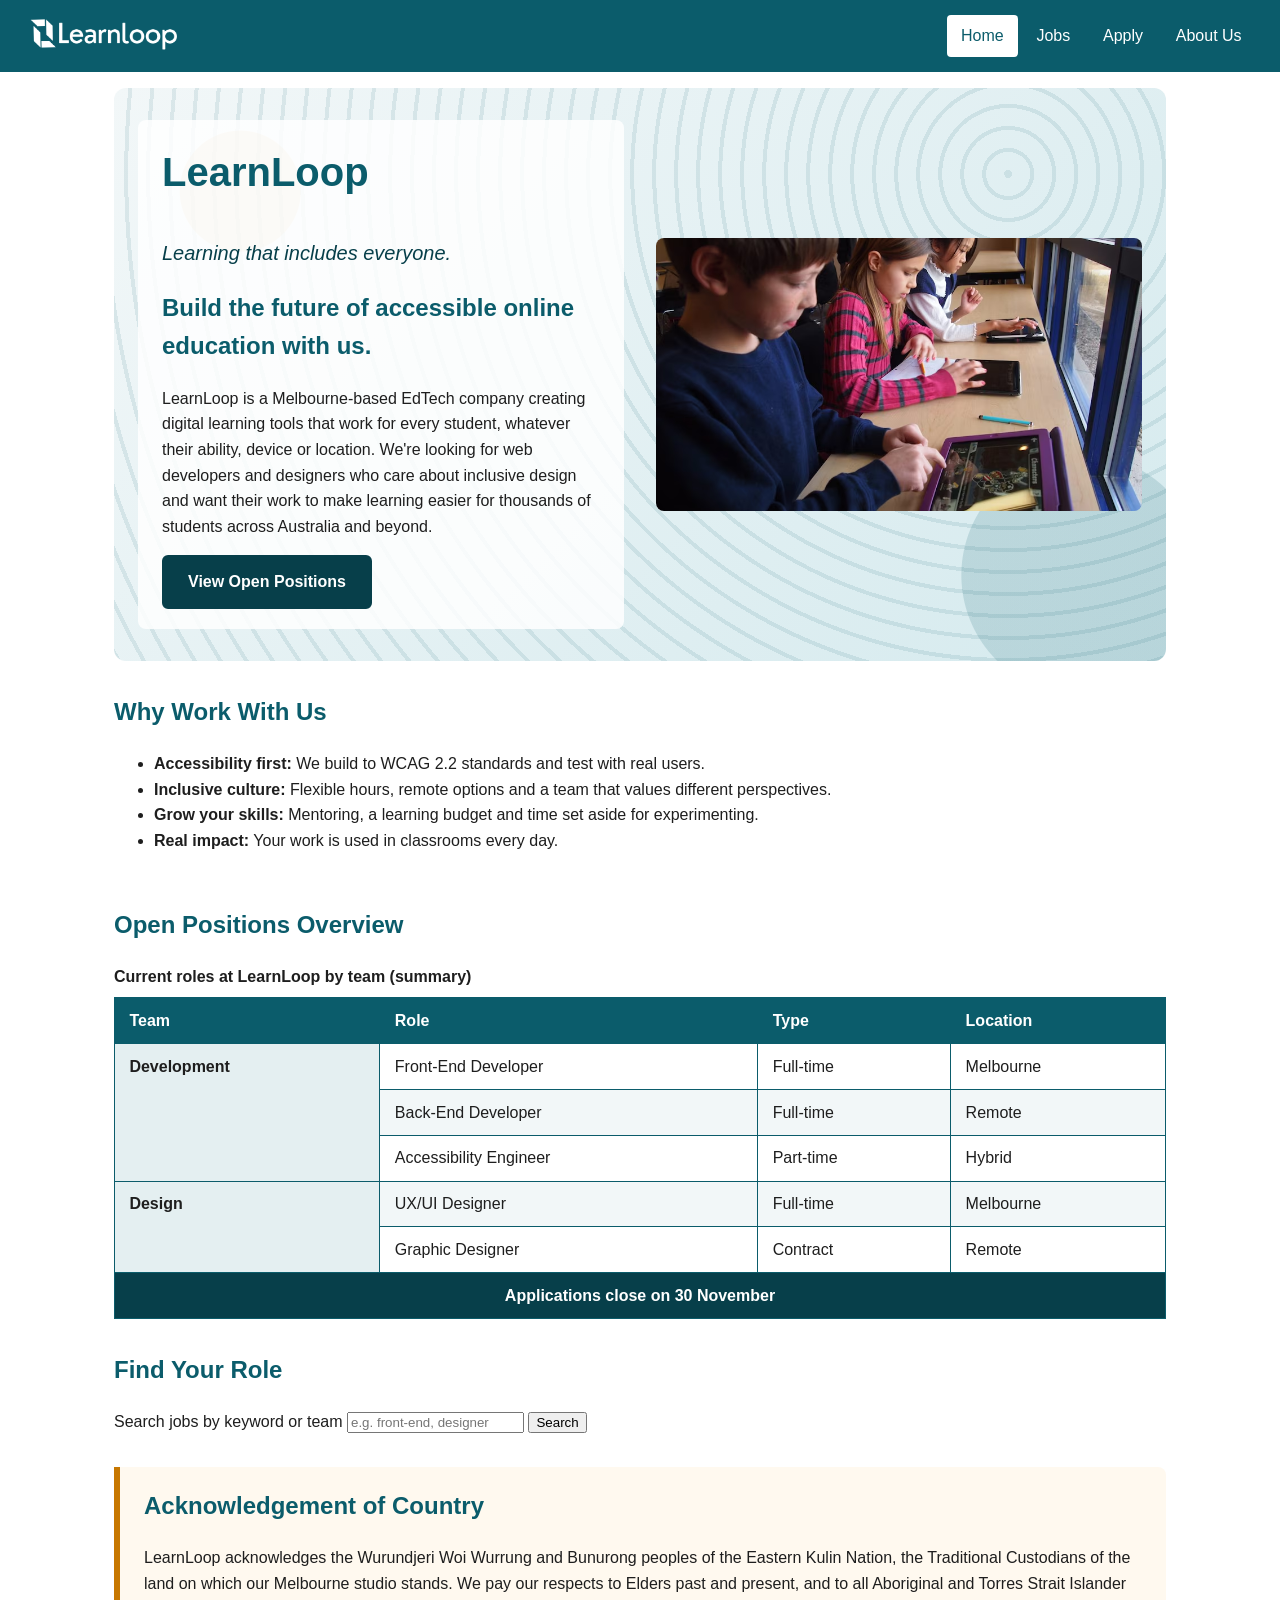
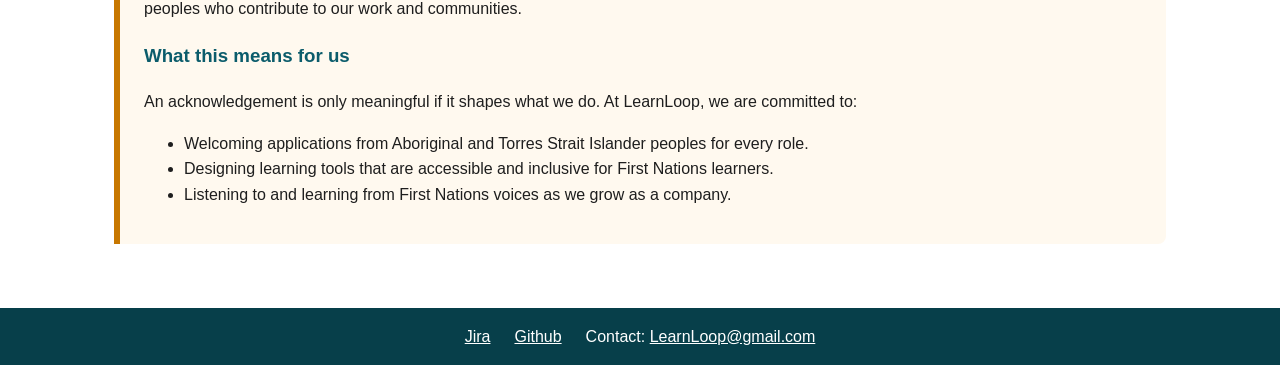
<file: index.html>
<!DOCTYPE html>
<!--
  File:        index.html
  Project:     COS10026 Assessment 2 – Applied Web Project Part 1
  Company:     Group 2 Assessment (G04 – Educational Technology)
  Author:      Tran Dang Le Quan (106215761)
  Description: Homepage introducing LearnLoop, with company logo, name, slogan,
               description, hero image, open positions table and job search box.
  Acknowledgements:
    - Page structure and content drafted with help from Claude Sonnet 5.5 (Anthropic GenAI), then reviewed and edited by the author.
    - Company details (LearnLoop, Melbourne studio, open positions) are fictional and created for this assignment.
-->
<html lang="en">
<head>
    <meta charset="UTF-8">
    <meta name="viewport" content="width=device-width, initial-scale=1.0">
    <meta name="description" content="Join LearnLoop, an EdTech company building accessible and inclusive online learning tools. Explore careers for web developers and designers.">
    <meta name="keywords" content="LearnLoop, EdTech, education technology, careers, jobs, web developer, web designer, accessible learning, inclusive education, online learning, recruitment">
    <meta name="author" content="Tran Dang Le Quan">
    <title>LearnLoop</title>
    <link rel="stylesheet" href="styles.css">
    <link rel="stylesheet" href="index.css">
    <link rel="icon" href="images/favicon.jpg">

    <style>
        /* Embedded CSS: homepage-only heading size */
        .hero h1 { font-size: 2.5rem; margin-top: 0; }
    </style>
</head>
<body>
    <a class="skip-link" href="#main-content">Skip to main content</a>
    <header class="site-header">
        <p class="brand">
            <img src="images/brandicon.png" alt="LearnLoop logo" >
        </p>
        <nav>
            <ul>
                <li><a href="index.html" aria-current="page">Home</a></li>
                <li><a href="jobs.html" >Jobs</a></li>
                <li><a href="apply.html">Apply</a></li>
                <li><a href="about.html">About Us</a></li>
            </ul>
        </nav>
    </header>

    <main id="main-content">

        <!-- Hero section -->
        <section class="hero" id="hero">
            <div class="hero-text">
                <h1>LearnLoop</h1>
                <p class="slogan">Learning that includes everyone.</p>
                <h2>Build the future of accessible online education with us.</h2>
                <p>
                    LearnLoop is a Melbourne-based EdTech company creating digital learning tools that work for every student, whatever their ability, device or location. We're looking for web developers and designers who care about inclusive design and want their work to make learning easier for thousands of students across Australia and beyond.
                </p>
                <a class="button" href="jobs.html">View Open Positions</a>
            </div>
            <img class="hero-image" src="images/background_kids.png" alt="Students of different ages using laptops and tablets in a bright classroom.">
        </section>


        <!-- Why work with us section -->
        <section class="benefits" id="benefits">
            <h2>Why Work With Us</h2>
            <ul>
                <li><strong>Accessibility first:</strong> We build to WCAG 2.2 standards and test with real users.</li>
                <li><strong>Inclusive culture:</strong> Flexible hours, remote options and a team that values different perspectives.</li>
                <li><strong>Grow your skills:</strong> Mentoring, a learning budget and time set aside for experimenting.</li>
                <li><strong>Real impact:</strong> Your work is used in classrooms every day.</li>
            </ul>
        </section>

        <!-- Table section -->
        <section class="positions" id="positions">
            <h2>Open Positions Overview</h2>
            <table>
                <caption>Current roles at LearnLoop by team (summary)</caption>
                <thead>
                    <tr>
                        <th scope="col">Team</th>
                        <th scope="col">Role</th>
                        <th scope="col">Type</th>
                        <th scope="col">Location</th>
                    </tr>
                </thead>
                <tbody>
                    <tr>
                        <th scope="rowgroup" rowspan="3">Development</th>
                        <td>Front-End Developer</td>
                        <td>Full-time</td>
                        <td>Melbourne</td>
                    </tr>
                    <tr>
                        <td>Back-End Developer</td>
                        <td>Full-time</td>
                        <td>Remote</td>
                    </tr>
                    <tr>
                        <td>Accessibility Engineer</td>
                        <td>Part-time</td>
                        <td>Hybrid</td>
                    </tr>
                    <tr>
                        <th scope="rowgroup" rowspan="2">Design</th>
                        <td>UX/UI Designer</td>
                        <td>Full-time</td>
                        <td>Melbourne</td>
                    </tr>
                    <tr>
                        <td>Graphic Designer</td>
                        <td>Contract</td>
                        <td>Remote</td>
                    </tr>
                </tbody>
                <tfoot>
                    <tr>
                        <td colspan="4">Applications close on 30 November</td>
                    </tr>
                </tfoot>
            </table>
        </section>

        <!-- Search bar -->
        <section class="search" id="search">
            <h2>Find Your Role</h2>
            <form action="jobs.html" method="get">
                <label for="job-search">Search jobs by keyword or team</label>
                <input type="search" id="job-search" name="q" placeholder="e.g. front-end, designer">
                <button type="submit">Search</button>
            </form>
        </section>

        <!-- Acknowledgement of Country -->
        <section class="acknowledgement" id="acknowledgement" aria-labelledby="ack-heading">
            <h2 id="ack-heading">Acknowledgement of Country</h2>
            <p>
                LearnLoop acknowledges the Wurundjeri Woi Wurrung and Bunurong peoples of the Eastern Kulin Nation, the Traditional Custodians of the land on which our Melbourne studio stands. We pay our respects to Elders past and present, and to all Aboriginal and Torres Strait Islander peoples who contribute to our work and communities.
            </p>
            <h3>What this means for us</h3>
            <p>
                An acknowledgement is only meaningful if it shapes what we do. At LearnLoop, we are committed to:
            </p>
            <ul>
                <li>Welcoming applications from Aboriginal and Torres Strait Islander peoples for every role.</li>
                <li>Designing learning tools that are accessible and inclusive for First Nations learners.</li>
                <li>Listening to and learning from First Nations voices as we grow as a company.</li>
            </ul>
        </section>
    </main>

    <footer class="site-footer" style="display: flex; flex-wrap: wrap; justify-content: center; align-items: center; gap: 1.5rem; text-align: center;">
        <p style="margin: 0;"><a href="https://cos10026-2026-w03.atlassian.net/jira/software/projects/CAWPP1/boards/2/backlog">Jira</a></p>
        <p style="margin: 0;"><a href="https://github.com/Minh1Tuan/Group-Assessment-Project">Github</a></p>
        <p style="margin: 0;">Contact: <a href="mailto:LearnLoop@gmail.com">LearnLoop@gmail.com</a></p>
    </footer>
</body>
</html>
</file>
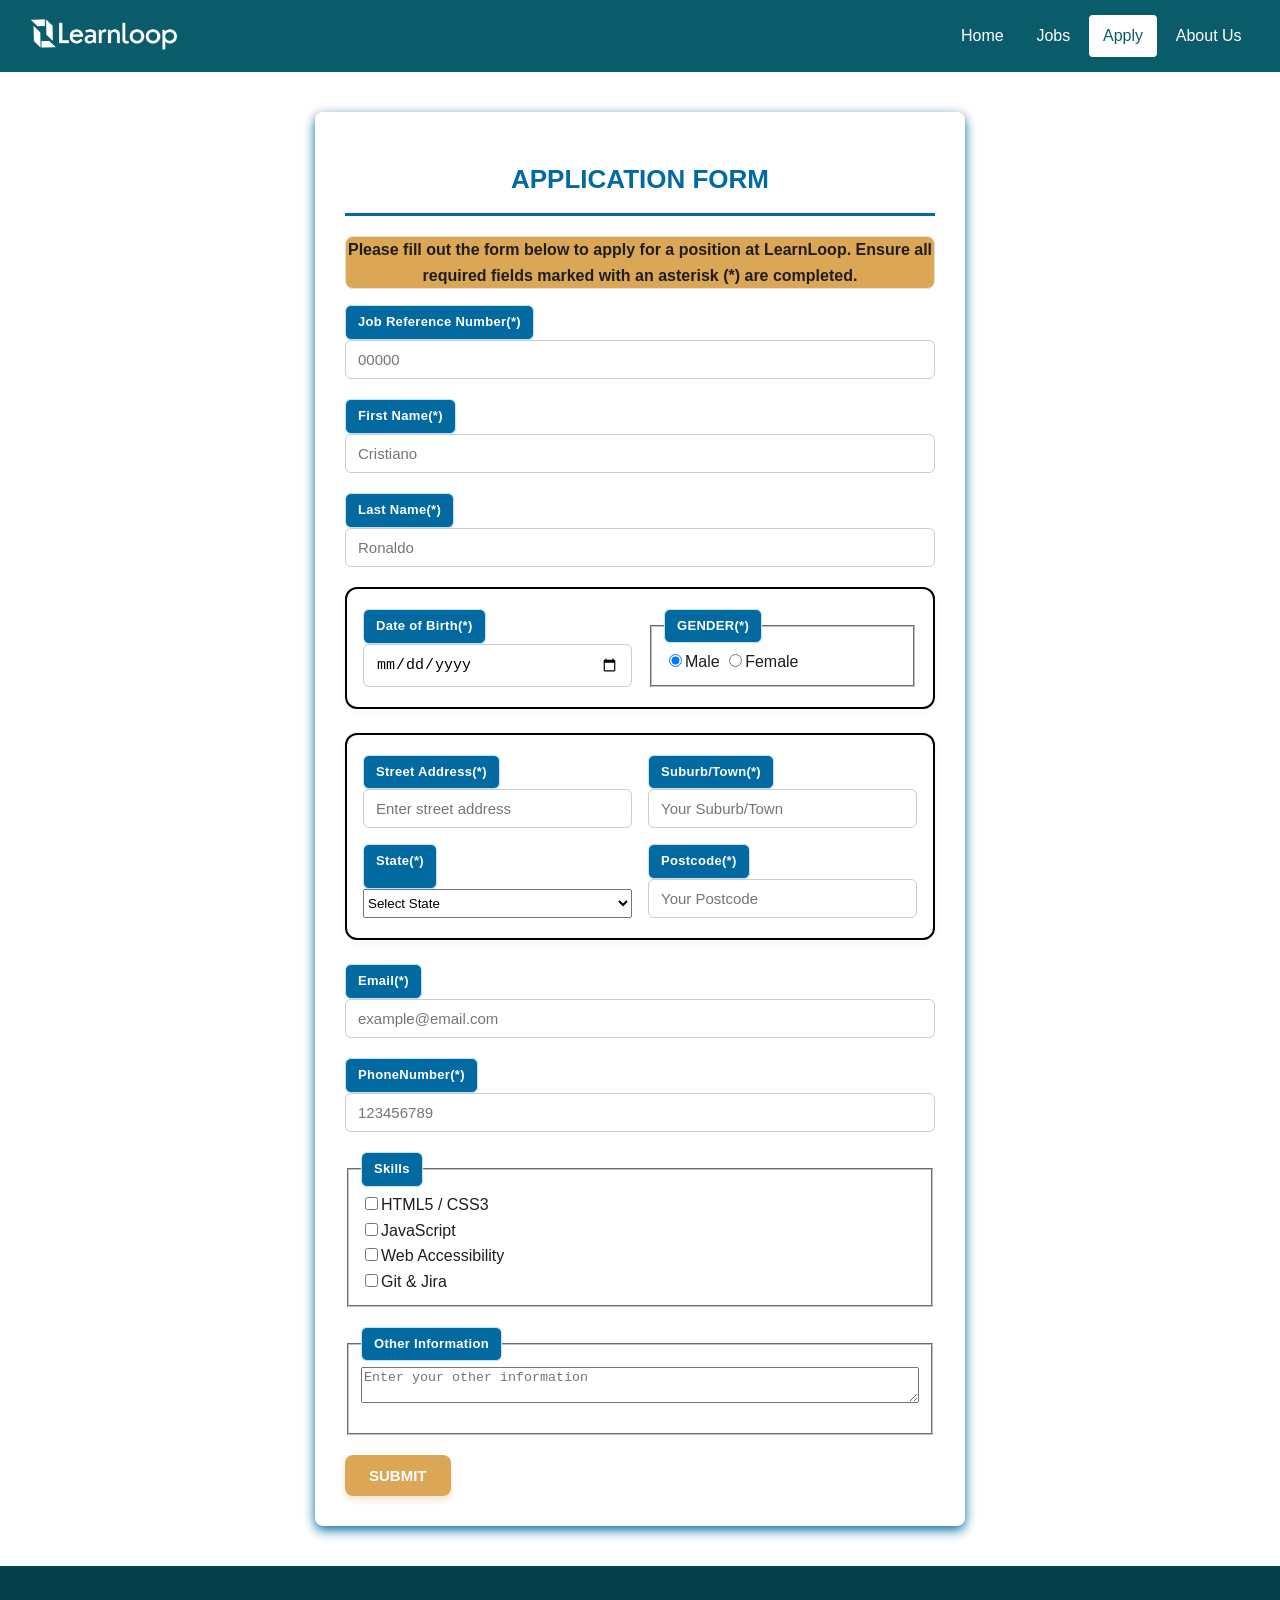
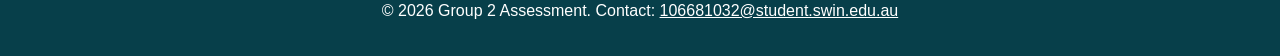
<file: apply.html>
<!DOCTYPE html>
<!--
  File:         apply.html
  Project:      COS10026 Assessment 2 – Applied Web Project Part 1
  Company:      Group 2 Assessment (G04 – Educational Technology)
  Author:       Vo Nguyen Trung Nhan (106681032)
  Description:  Job application form for current vacancies.
-->
<html lang="en">
<head>
  <meta charset="utf-8">
  <meta name="viewport" content="width=device-width, initial-scale=1">
  <meta name="description" content="Apply for open positions at Group 2 Assessment.">
  <meta name="keywords" content="Group 2 Assessment, Job Application, Apply, EdTech">
  <meta name="author" content="Nguyen Minh Tuan">
  <title>Job Application | Group 2 Assessment</title>
  <link rel="stylesheet" href="styles.css">
</head>

<body>
  <!-- Skip link for accessibility -->
  <a class="skip-link" href="#main">Skip to main content</a>

  <header class="site-header">
    <p class="brand"><a href="index.html"><img src="images/brandicon.png" alt="LearnLoop home"></a></p>
    <!-- Common navigation menu -->
    <nav aria-label="Main">
      <ul>
        <li><a href="index.html">Home</a></li>
        <li><a href="jobs.html">Jobs</a></li>
        <li><a href="apply.html" aria-current="page">Apply</a></li>
        <li><a href="about.html">About Us</a></li>
      </ul>
    </nav>
  </header>

  <main id="main" class="apply-page">
    <div class="form-container">
    <h1>APPLICATION FORM</h1>
    <p class="intro">
      Please fill out the form below to apply for a position at LearnLoop. 
      Ensure all required fields marked with an asterisk (<span class="required">*</span>) are completed.
    </p>

    <!-- Application Form -->
    <form action="https://mercury.swin.edu.au/itread/postform.php" method="post" class="application-form">
      
      <div class="form">
        <label for="jobref"> Job Reference Number(*)</label>
        <input
        type="text"
        id="jobref"
        name="jobref"
        required
        minlength="5"
        maxlength="5"
        placeholder="00000"
        >
    </div>
    <div class="form">
        <label for="firstname">First Name(*)</label>
        <input
        type="text"
        id="firstname"
        name="firstname"
        required
        maxlength="20"
        placeholder="Cristiano">
    </div>

    <div class="form">
        <label for="lastname">Last Name(*)</label>
        <input
        type="text"
        id="lastname"
        name="lastname"
        required
        maxlength="20"
        placeholder="Ronaldo">
    </div>
    <div class="formrow">
    <div class="form">

        <label for="dayofbirth">Date of Birth(*)</label>
        <input
        type="date"
        id="dayofbirth"
        name="dayofbirth"
        required>
    </div>

    <fieldset class="form">

        <legend>GENDER(*)</legend>
        
        <div class="gender">
            <label><input type="radio" name="gender" id="male" value="male" checked>Male</label>
            <label><input type="radio" name="gender" id="female" value="female">Female</label>
        </div>
        

    
    </fieldset>
    </div>
    <div class="formrow">
    <div class="form">
        <label for="streetaddress">Street Address(*)</label>
        <input
        type="text"
        id="streetaddress"
        name="streetaddress"
        required
        maxlength="40"
        placeholder="Enter street address">
    </div>
    <div class="form">

    <label for="suburb/town">Suburb/Town(*)</label>
        <input
        type="text"
        id="suburb/town"
        name="suburb/town"
        required
        maxlength="40"
        placeholder="Your Suburb/Town">
    </div>
    
    <div class="form">

        <label for="state">State(*)</label>
        <select name="state" id="state" required>
            <option value="">Select State</option>
            <option value="VIC">VIC</option>
            <option value="NSW">NSW</option>
            <option value="QLD">QLD</option>
            <option value="NT">NT</option>
            <option value="WA">WA</option>
            <option value="SA">SA</option>
            <option value="TAS">TAS</option>
            <option value="ACT">ACT</option>
        </select>
    </div>

        <div class="form">
            <label for="postcode">Postcode(*)</label>
            <input
            type="text"
            id="postcode"
            name="postcode"
            required
            minlength="4"
            maxlength="4"
            placeholder="Your Postcode">
        </div>
    </div>

        <div class="form">
            <label for="email">Email(*)</label>
            <input
            type="email"
            id="email"
            name="email"
            required
            maxlength="40"
            placeholder="example@email.com">
        </div>

        <div class="form">
            <label for="phonenumber">PhoneNumber(*)</label>
            <input
            type="text"
            id="phonenumber"
            name="phonenumber"
            required
            minlength="8"
            maxlength="12"
            placeholder="123456789">
        </div>

        <fieldset class="form">
            <legend>Skills</legend>
            <div class="skills">
                <label><input type="checkbox" id="skill1" value="skill1">HTML5 / CSS3</label>
                <label><input type="checkbox" id="skill2" value="skill2">JavaScript</label>
                <label><input type="checkbox" id="skill3" value="skill3">Web Accessibility</label>
                <label><input type="checkbox" id="skill4" value="skill4">Git & Jira</label>
            </div>
        </fieldset>

        <fieldset class="form">
            <legend>Other Information</legend>
            <div class="form">
                <textarea id="otherinfo" name="otherinfo" row="10" placeholder="Enter your other information"></textarea>
            </div>
        </fieldset>

        <div class="form-submit">
            <button type="submit">SUBMIT</button>
        </div>

    </form>
    </div>
  </main>

  <!-- Common footer -->
  <footer class="site-footer">
    <p>&copy; 2026 Group 2 Assessment. Contact: <a href="mailto:106681032@student.swin.edu.au">106681032@student.swin.edu.au</a></p>
  </footer>
</body>
</html>
</file>
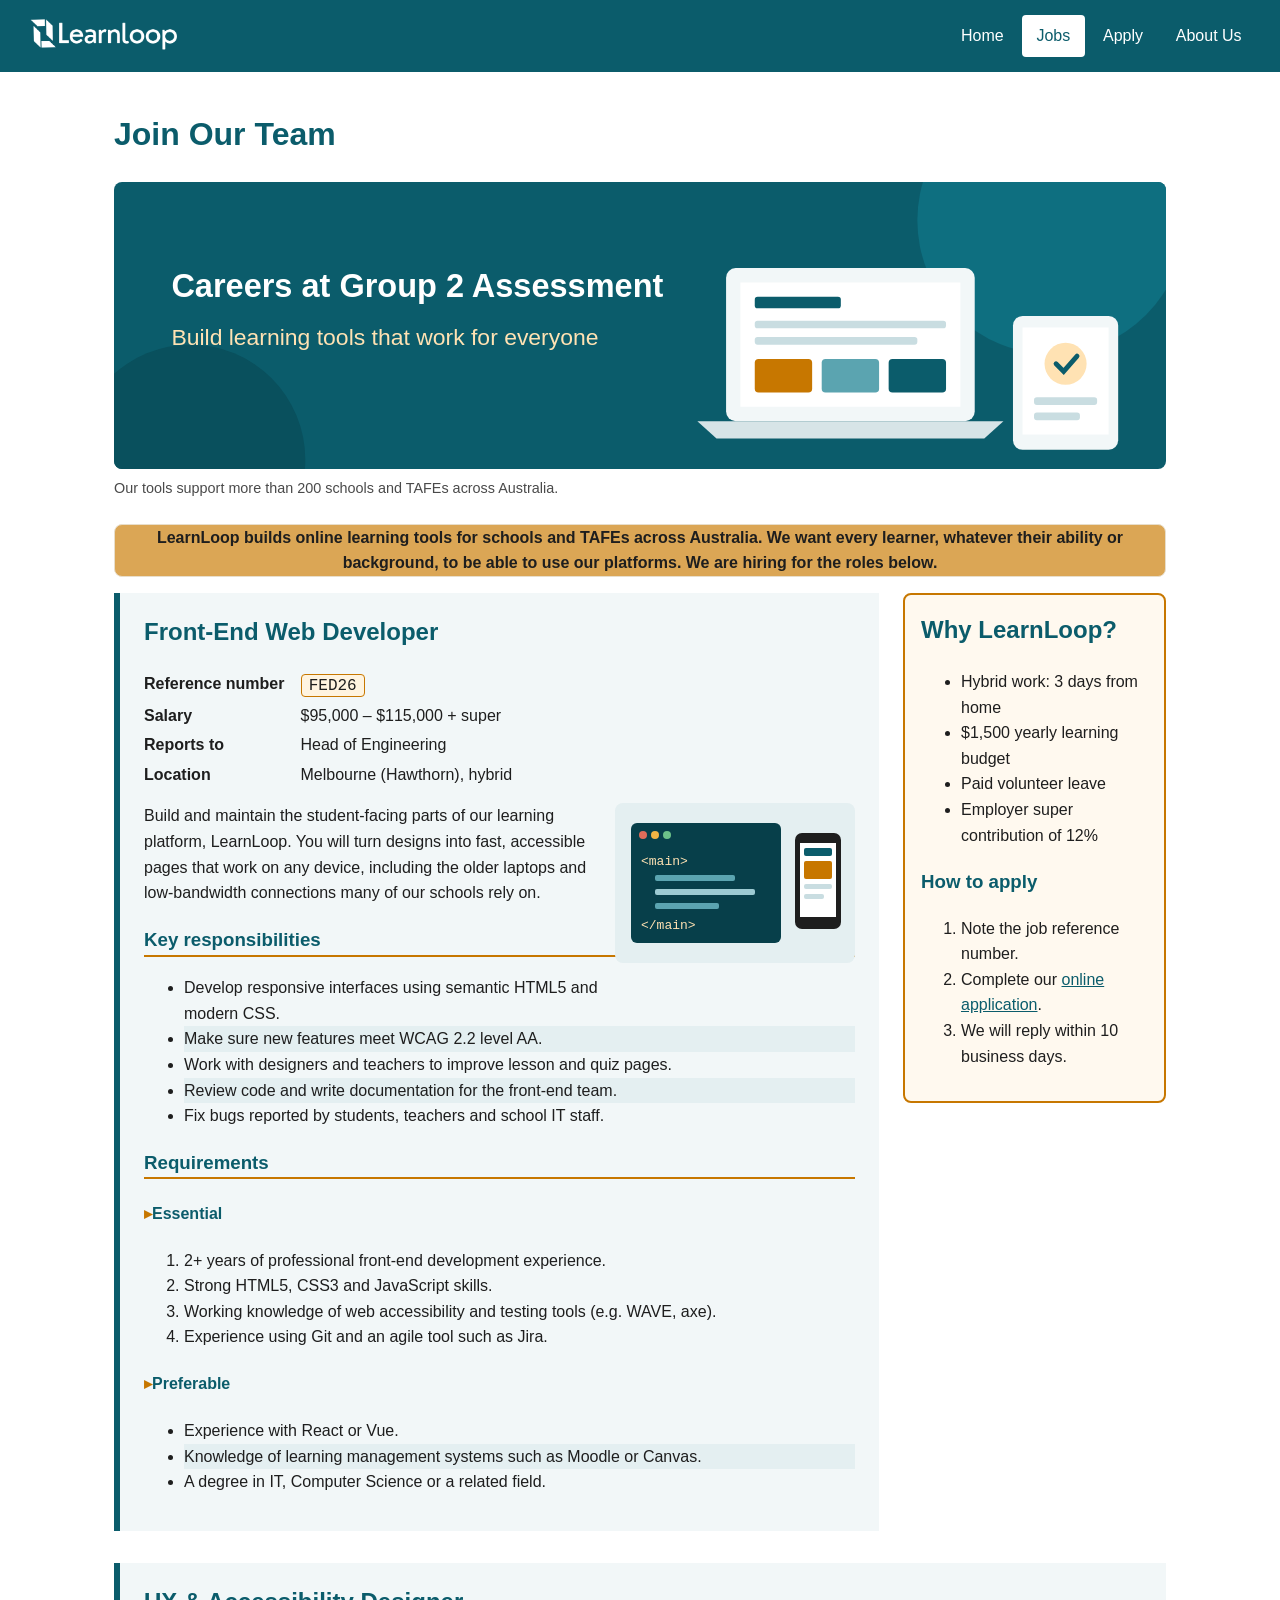
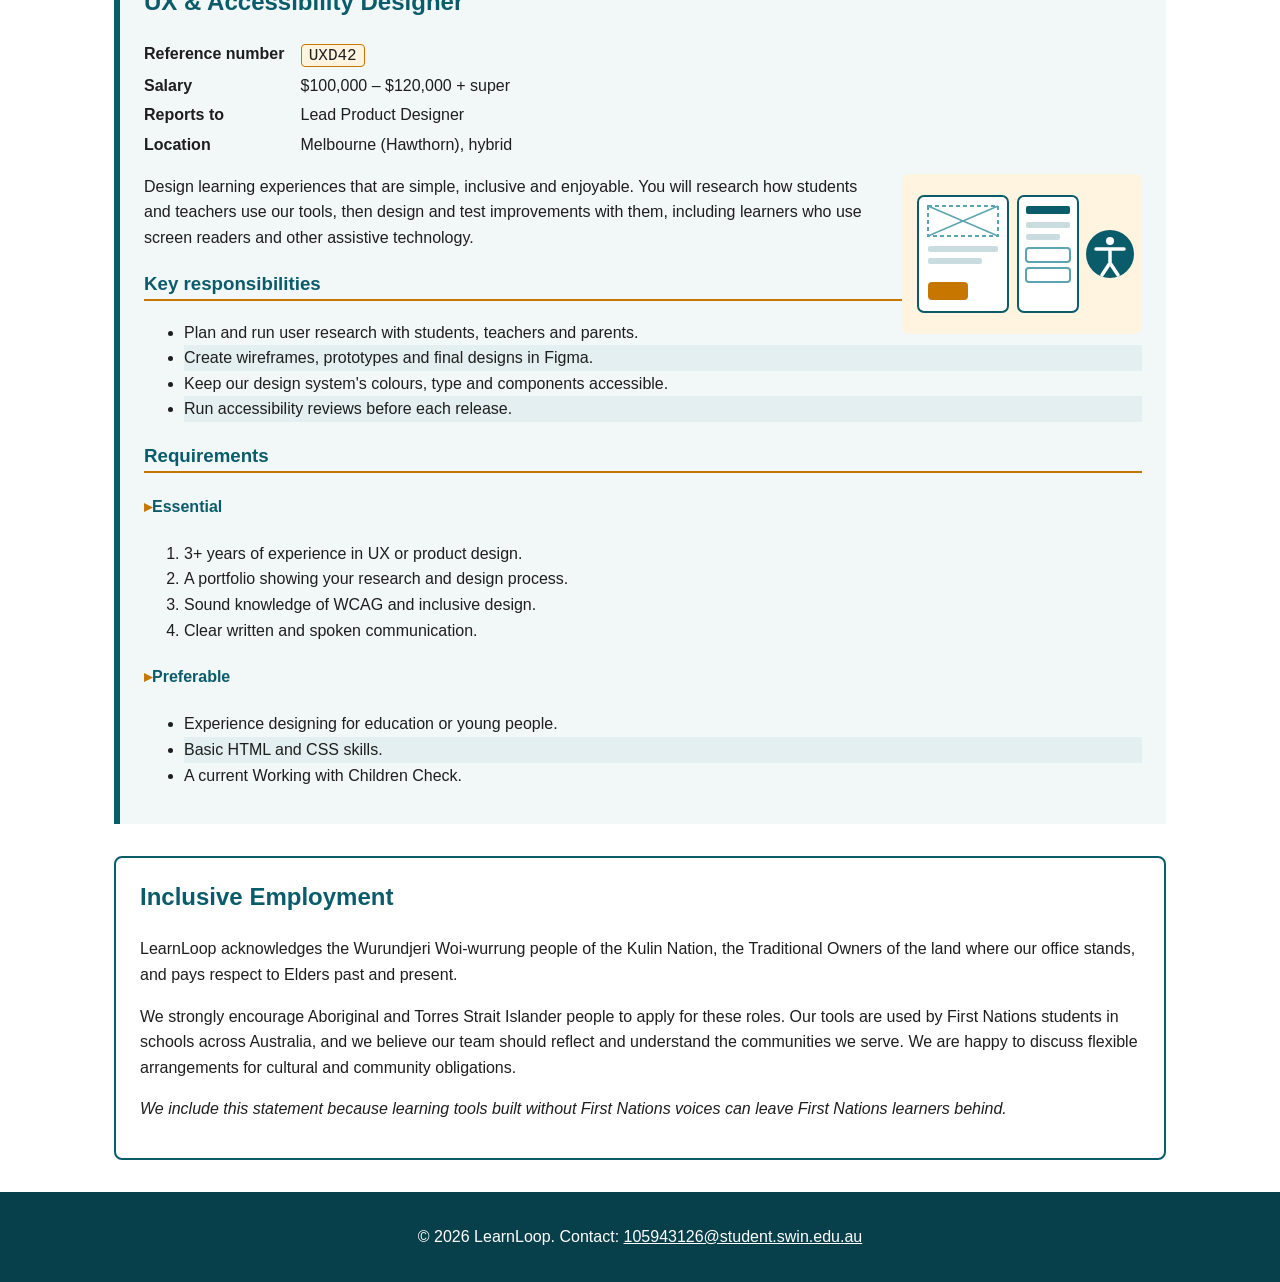
<file: jobs.html>
<!DOCTYPE html>
<!--
  File:        jobs.html
  Project:     COS10026 Assessment 2 – Applied Web Project Part 1
  Company:     LearnLoop (G04 – Educational Technology)
  Author:      Nguyen Minh Tuan (105943126)
  Description: Position descriptions for current vacancies.
  Acknowledgements:
    - Page structure and content drafted with help from Claude (Anthropic GenAI), then reviewed and edited by the author.
    - Salary ranges informed by publicly advertised Australian EdTech roles (e.g. SEEK, 2026).
-->
<html lang="en">
<head>
  <meta charset="utf-8">
  <meta name="viewport" content="width=device-width, initial-scale=1">
  <meta name="description" content="Current job vacancies at LearnLoop, an Australian EdTech company building accessible online learning tools.">
  <meta name="keywords" content="LearnLoop, EdTech jobs, front-end developer, UX designer, accessibility, careers">
  <meta name="author" content="Nguyen Minh Tuan">
  <title>Careers | LearnLoop</title>
  <link rel="stylesheet" href="styles.css">

  <!-- Embedded CSS (page-specific): styles the reference number badge used only on this page -->
  <style>
    .ref-badge {
      font-family: "Courier New", Courier, monospace;
      background-color: #FFF4E0;
      border: 1px solid #C77700;
      padding: 0.1em 0.45em;
      border-radius: 4px;
    }
  </style>
</head>

<body>
  <!-- Skip link lets keyboard and screen reader users jump past the menu -->
  <a class="skip-link" href="#main">Skip to main content</a>

  <header class="site-header">
    <p class="brand"><a href="index.html"><img src="images/brandicon.png" alt="LearnLoop home"></a></p>
    <!-- Common navigation menu (same on every page) -->
    <nav aria-label="Main">
      <ul>
        <li><a href="index.html">Home</a></li>
        <li><a href="jobs.html" aria-current="page">Jobs</a></li>
        <li><a href="apply.html">Apply</a></li>
        <li><a href="about.html">About Us</a></li>
      </ul>
    </nav>
  </header>

  <main id="main" class="jobs-page">
    <h1>Join Our Team</h1>
    <figure class="jobs-banner">
      <img src="images/jobs-banner.svg" width="1100" height="300"
           alt="Illustration of students learning on laptops and tablets with a LearnLoop dashboard">
      <figcaption>Our tools support more than 200 schools and TAFEs across Australia.</figcaption>
    </figure>
    <p class="intro">
      LearnLoop builds online learning tools for schools and TAFEs across Australia.
      We want every learner, whatever their ability or background, to be able to use our platforms.
      We are hiring for the roles below.
    </p>

    <!-- Aside: floated right at 25% width (see styles.css, JOBS PAGE section) -->
    <aside class="jobs-aside" aria-labelledby="why-heading">
      <h2 id="why-heading">Why LearnLoop?</h2>
      <ul>
        <li>Hybrid work: 3 days from home</li>
        <li>$1,500 yearly learning budget</li>
        <li>Paid volunteer leave</li>
        <li>Employer super contribution of 12%</li>
      </ul>
      <h3>How to apply</h3>
      <ol>
        <li>Note the job reference number.</li>
        <li>Complete our <a href="apply.html">online application</a>.</li>
        <li>We will reply within 10 business days.</li>
      </ol>
    </aside>

    <!-- ===== Job 1 ===== -->
    <section class="job" id="job-FED26" aria-labelledby="job1-title">
      <h2 id="job1-title">Front-End Web Developer</h2>
      <dl class="job-meta">
        <dt>Reference number</dt>
        <dd><span class="ref-badge">FED26</span></dd>
        <dt>Salary</dt>
        <dd>$95,000 – $115,000 + super</dd>
        <dt>Reports to</dt>
        <dd>Head of Engineering</dd>
        <dt>Location</dt>
        <dd>Melbourne (Hawthorn), hybrid</dd>
      </dl>
      <img class="job-image" src="images/frontend-developer.svg" width="240" height="160"
           alt="Illustration of a code editor next to a responsive web page on a phone">
      <p>
        Build and maintain the student-facing parts of our learning platform, LearnLoop.
        You will turn designs into fast, accessible pages that work on any device, including
        the older laptops and low-bandwidth connections many of our schools rely on.
      </p>

      <section class="job-detail">
        <h3>Key responsibilities</h3>
        <ul>
          <li>Develop responsive interfaces using semantic HTML5 and modern CSS.</li>
          <li>Make sure new features meet WCAG 2.2 level AA.</li>
          <li>Work with designers and teachers to improve lesson and quiz pages.</li>
          <li>Review code and write documentation for the front-end team.</li>
          <li>Fix bugs reported by students, teachers and school IT staff.</li>
        </ul>
      </section>

      <section class="job-detail">
        <h3>Requirements</h3>
        <h4>Essential</h4>
        <ol>
          <li>2+ years of professional front-end development experience.</li>
          <li>Strong HTML5, CSS3 and JavaScript skills.</li>
          <li>Working knowledge of web accessibility and testing tools (e.g. WAVE, axe).</li>
          <li>Experience using Git and an agile tool such as Jira.</li>
        </ol>
        <h4>Preferable</h4>
        <ul>
          <li>Experience with React or Vue.</li>
          <li>Knowledge of learning management systems such as Moodle or Canvas.</li>
          <li>A degree in IT, Computer Science or a related field.</li>
        </ul>
      </section>
    </section>

    <!-- ===== Job 2 ===== -->
    <section class="job" id="job-UXD42" aria-labelledby="job2-title">
      <h2 id="job2-title">UX &amp; Accessibility Designer</h2>
      <dl class="job-meta">
        <dt>Reference number</dt>
        <dd><span class="ref-badge">UXD42</span></dd>
        <dt>Salary</dt>
        <dd>$100,000 – $120,000 + super</dd>
        <dt>Reports to</dt>
        <dd>Lead Product Designer</dd>
        <dt>Location</dt>
        <dd>Melbourne (Hawthorn), hybrid</dd>
      </dl>
      <img class="job-image" src="images/ux-designer.svg" width="240" height="160"
           alt="Illustration of wireframe sketches with an accessibility symbol">
      <p>
        Design learning experiences that are simple, inclusive and enjoyable. You will research
        how students and teachers use our tools, then design and test improvements with them,
        including learners who use screen readers and other assistive technology.
      </p>

      <section class="job-detail">
        <h3>Key responsibilities</h3>
        <ul>
          <li>Plan and run user research with students, teachers and parents.</li>
          <li>Create wireframes, prototypes and final designs in Figma.</li>
          <li>Keep our design system's colours, type and components accessible.</li>
          <li>Run accessibility reviews before each release.</li>
        </ul>
      </section>

      <section class="job-detail">
        <h3>Requirements</h3>
        <h4>Essential</h4>
        <ol>
          <li>3+ years of experience in UX or product design.</li>
          <li>A portfolio showing your research and design process.</li>
          <li>Sound knowledge of WCAG and inclusive design.</li>
          <li>Clear written and spoken communication.</li>
        </ol>
        <h4>Preferable</h4>
        <ul>
          <li>Experience designing for education or young people.</li>
          <li>Basic HTML and CSS skills.</li>
          <li>A current Working with Children Check.</li>
        </ul>
      </section>
    </section>

    <!-- Aboriginal and Torres Strait Islander inclusive employment statement (required site element) -->
    <section class="inclusion" aria-labelledby="inclusion-title">
      <h2 id="inclusion-title">Inclusive Employment</h2>
      <p>
        LearnLoop acknowledges the Wurundjeri Woi-wurrung people of the Kulin Nation,
        the Traditional Owners of the land where our office stands, and pays respect to Elders past and present.
      </p>
      <p>
        We strongly encourage Aboriginal and Torres Strait Islander people to apply for these roles.
        Our tools are used by First Nations students in schools across Australia, and we believe
        our team should reflect and understand the communities we serve. We are happy to discuss
        flexible arrangements for cultural and community obligations.
      </p>
      <!-- Inline CSS example -->
      <p style="font-style: italic;">
        We include this statement because learning tools built without First Nations voices can leave First Nations learners behind.
      </p>
    </section>
  </main>

  <!-- Common footer -->
  <footer class="site-footer">
    <p>&copy; 2026 LearnLoop. Contact: <a href="mailto:105943126@student.swin.edu.au">105943126@student.swin.edu.au</a></p>
  </footer>
</body>
</html>
</file>
<file: styles.css>
/*
  File:    styles.css
  Project: COS10026 Assessment 2 – Group 2 Assessment
  Order:   shared styles, jobs.html styles, responsive rules
*/

/* ===== SHARED: colours and base ===== */

/* Colour variables (all pass WCAG AA contrast) */
:root {
  --primary: #0B5C6B;
  --dark: #073F4A;
  --accent: #C77700;
}

/* Universal selector: width includes padding and border */
* {
  box-sizing: border-box;
}

body {
  margin: 0;
  font: 1rem/1.6 "Segoe UI", Arial, sans-serif;
  color: #1E1E1E;
  background-color: #FFFFFF;
}

/* Grouped selector: headings and links share the teal colour */
h1, h2, h3, h4, a {
  color: var(--primary);
}

/* Accessibility: visible outline for keyboard users */
a:focus-visible {
  outline: 3px solid var(--accent);
  outline-offset: 2px;
}

/* Skip link: hidden off-screen until focused */
.skip-link {
  position: absolute;
  left: -999px;
  padding: 0.5rem 1rem;
  background-color: var(--dark);
  color: #FFFFFF;
}

.skip-link:focus {
  left: 0;
}

/* ===== SHARED: header, menu and footer ===== */

.site-header {
  display: flex;
  flex-wrap: wrap;
  justify-content: space-between;
  align-items: center;
  padding: 0.75rem 1.5rem;
  background-color: var(--primary);
}

.brand {
  margin: 0;
  font-size: 1.4rem;
  font-weight: bold;
}

/* Logo image in the header */
.brand img {
  display: block;
  height: 48px;
  width: auto;
}

/* Descendant selector: white links in the header */
.site-header a {
  color: #FFFFFF;
  text-decoration: none;
}

/* Child selector: the list directly inside nav */
nav > ul {
  display: flex;
  flex-wrap: wrap;
  gap: 0.25rem;
  margin: 0;
  padding: 0;
  list-style: none;
}

nav a {
  display: block;
  padding: 0.5rem 0.9rem;
  border-radius: 4px;
}

nav a:hover {
  background-color: var(--dark);
}

/* Attribute selector: highlights the current page */
nav a[aria-current="page"] {
  background-color: #FFFFFF;
  color: var(--primary);
}

.site-footer {
  clear: both;
  padding: 1rem;
  background-color: var(--dark);
  color: #FFFFFF;
  text-align: center;
}

.site-footer a {
  color: #FFFFFF;
}

/* ===== JOBS PAGE (jobs.html) ===== */

/* ID selector: centre the page content */
#main.jobs-page {
  max-width: 1100px;
  margin: 0 auto;
  padding: 1rem 1.5rem 2rem;
}

/* Required: aside floated right, 25% width, margin, padding and border */
.jobs-aside {
  float: right;
  width: 25%;
  margin: 0 0 1.5rem 1.5rem;
  padding: 1rem;
  border: 2px solid var(--accent);
  border-radius: 8px;
  background-color: #FFF9EF;
}

/* Remove the gap above the first heading in each box */
.jobs-aside h2,
.job h2,
.inclusion h2 {
  margin-top: 0;
}

/* Job card: overflow stops it sliding under the floated aside */
.job {
  overflow: hidden;
  margin-bottom: 2rem;
  padding: 1.25rem 1.5rem;
  border-left: 6px solid var(--primary);
  background-color: #F2F7F8;
}

/* Job details as a two-column grid: label | value */
.job-meta {
  display: grid;
  grid-template-columns: max-content 1fr;
  gap: 0.25rem 1rem;
}

.job-meta dt {
  font-weight: bold;
}

.job-meta dd {
  margin: 0;
}

.job-detail h3 {
  border-bottom: 2px solid var(--accent);
}

/* Pseudo-class: stripe every second list item */
.job-detail ul li:nth-child(even) {
  background-color: #E4EFF1;
}

/* Pseudo-element: amber triangle before each h4 */
.job-detail h4::before {
  content: "\25B8 ";
  color: var(--accent);
}

/* Images shrink to fit small screens */
.jobs-banner img,
.job-image {
  max-width: 100%;
  height: auto;
  border-radius: 8px;
}

.jobs-banner {
  margin: 0 0 1.5rem;
}

.jobs-banner figcaption {
  font-size: 0.9rem;
  color: #4A4A4A;
}

.job-image {
  float: right;
  margin: 0 0 1rem 1rem;
}

/* Inclusive employment statement */
.inclusion {
  clear: both;
  padding: 1.25rem 1.5rem;
  border: 2px solid var(--primary);
  border-radius: 8px;
}

/* ===== RESPONSIVE ===== */

/* Tablets and phones: stop floating, stack the header */
@media screen and (max-width: 768px) {
  .jobs-aside,
  .job-image {
    float: none;
    width: auto;
    margin: 0 0 1.5rem;
  }

  .site-header {
    flex-direction: column;
    align-items: flex-start;
  }
}

/* Small phones: job details in one column */
@media screen and (max-width: 480px) {
  .job-meta {
    grid-template-columns: 1fr;
  }
}

/* Accessibility: respect the reduced-motion setting */
@media (prefers-reduced-motion: reduce) {
  * {
    transition: none !important;
    animation: none !important;
  }
}



/* nhan css apply */

.form-container {

    max-width: 650px;
    margin: 40px auto;
    padding: 30px;
    
    box-shadow: 0 4px 12px #0369a1 ;
    border-radius: 8px;
   
    
}

.form-container h1{
  font-size: 26px;
    color: #0369a1;            
    padding-bottom: 12px;      
    margin-bottom: 20px;       
    border-bottom: 3px solid #0369a1; 
    text-align: center;
}

.intro {
  text-align: center;
  font-weight: bold;
  background-color: #dba655;
  border: 1px solid #e8decb;
  border-radius: 8px;
}

.form {
    display:grid;
    grid-template-columns: 1fr;

    margin-bottom: 20px;


}

.skills {
  display: grid;
  grid-template-columns: 1fr;
  column-gap: 10px;
}




.form input{
    padding: 10px 12px;
    border: 1px solid #ccc;
    border-radius: 6px;
    font-size: 15px;
    outline: none;
}


.form:focus-within {      
    box-shadow: 0 4px 12px rgba(0, 102, 204, 0.1);
}



.form > label{
     display: inline-block;
    justify-self: start;       
    
    background-color: #0369a1 ;  
    color: white;             
    font-size: 13px;
    font-weight: 700;
    
    padding: 6px 12px;          
    border: 1px solid #bae6fd;  
    border-radius: 6px;         
    
    letter-spacing: 0.3px;
    
}

.form legend {
  display: inline-block;
    justify-self: start;        
    
    background-color: #0369a1;  
    color: white;             
    font-size: 13px;
    font-weight: 700;
    
    padding: 6px 12px;          
    border: 1px solid #bae6fd;  
    border-radius: 6px;         
    
    letter-spacing: 0.3px;
}

.formrow {
    display: grid;
    grid-template-columns: 1fr 1fr; 
    gap: 16px;                     
    margin-bottom: 20px;   
    
    background-color: white;  
    border: 2px solid black;  
    border-radius: 12px;
    padding: 20px 16px;
    margin-bottom: 24px;
    box-shadow: 0 4px 8px rgba(0, 0, 0, 0.03);        
}

.formrow .form {
    margin-bottom: 0; 
}

.form-submit button[type="submit"] {
    background-color: #dba655;  
    color: white;             
    font-size: 15px;
    font-weight: 700;
    padding: 12px 24px;         
    border: none;               
    border-radius: 8px;         
    cursor: pointer;            
    transition: all 0.2s ease;  
    box-shadow: 0 4px 6px rgba(217, 119, 6, 0.2); 
}
</file>
<file: index.css>
/*
  File:    index.css
  Author:  Tran Dang Le Quan (106215761)
  Purpose: Homepage-only styles (load after styles.css)
  Acknowledgements:
    - Styles drafted with help from Claude Sonnet 5.5 (Anthropic GenAI), then reviewed and edited by the author.
*/

/* Page container */
#main-content {
    max-width: 1100px;
    margin: 0 auto;
    padding: 1rem 1.5rem 2rem;
  }
  
  #main-content > section {
    margin-bottom: 2rem;
  }
  
  /* Hero with CSS-only background graphic */
  .hero {
    display: flex;
    flex-wrap: wrap;
    align-items: center;
    gap: 2rem;
    padding: 2rem 1.5rem;
    border-radius: 12px;
    background-color: #E8F3F5;
    background-image:
      radial-gradient(circle at 12% 18%, rgba(199, 119, 0, 0.18) 0 60px, transparent 61px),
      radial-gradient(circle at 92% 85%, rgba(11, 92, 107, 0.15) 0 120px, transparent 121px),
      repeating-radial-gradient(circle at 85% 15%, rgba(11, 92, 107, 0.10) 0 4px, transparent 4px 22px),
      linear-gradient(135deg, #F2F7F8 0%, #D5EAEE 100%);
  }
  
  /* Hero text panel */
  .hero-text {
    flex: 1 1 320px;
    padding: 1.25rem 1.5rem;
    border-radius: 8px;
    background-color: rgba(255, 255, 255, 0.85);
  }
  
  /* Slogan */
  .slogan {
    margin: 0 0 1rem;
    font-size: 1.25rem;
    font-style: italic;
    color: var(--dark);
  }
  
  /* Hero image */
  .hero-image {
    flex: 1 1 320px;
    min-width: 0;
    max-width: 100%;
    height: auto;
    border-radius: 8px;
  }
  
  /* Button link */
  .button {
    display: inline-block;
    padding: 0.75rem 1.5rem;
    border: 2px solid var(--dark);
    border-radius: 6px;
    background-color: var(--dark);
    color: #FFFFFF;
    font-weight: bold;
    text-decoration: none;
  }
  
  .button:hover,
  .button:focus-visible {
    background-color: #FFFFFF;
    color: var(--dark);
  }
  
  /* Acknowledgement of Country */
  .acknowledgement {
    padding: 1.25rem 1.5rem;
    border-left: 6px solid var(--accent);
    border-radius: 0 8px 8px 0;
    background-color: #FFF9EF;
  }
  
  .acknowledgement h2 {
    margin-top: 0;
  }
  
  /* Table wrapper (scrolls on small screens) */
  .positions {
    overflow-x: auto;
  }
  
  /* Table */
  table {
    width: 100%;
    border-collapse: collapse;
  }
  
  caption {
    padding-bottom: 0.5rem;
    text-align: left;
    font-weight: bold;
  }
  
  /* Table cells and borders */
  th, td {
    padding: 0.6rem 0.9rem;
    border: 1px solid var(--primary);
    text-align: left;
  }
  
  /* Table header row */
  thead th {
    background-color: var(--primary);
    color: #FFFFFF;
  }
  
  /* Merged team cells (rowspan) */
  tbody th[scope="rowgroup"] {
    background-color: #E4EFF1;
    vertical-align: top;
  }
  
  /* Striped rows */
  tbody tr:nth-child(even) td {
    background-color: #F2F7F8;
  }
  
  /* Merged footer cell (colspan) */
  tfoot td {
    background-color: var(--dark);
    color: #FFFFFF;
    text-align: center;
    font-weight: bold;
  }
  
  /* Small phones */
  @media screen and (max-width: 480px) {
    th, td {
      padding: 0.4rem 0.5rem;
      font-size: 0.9rem;
    }
  }
</file>
